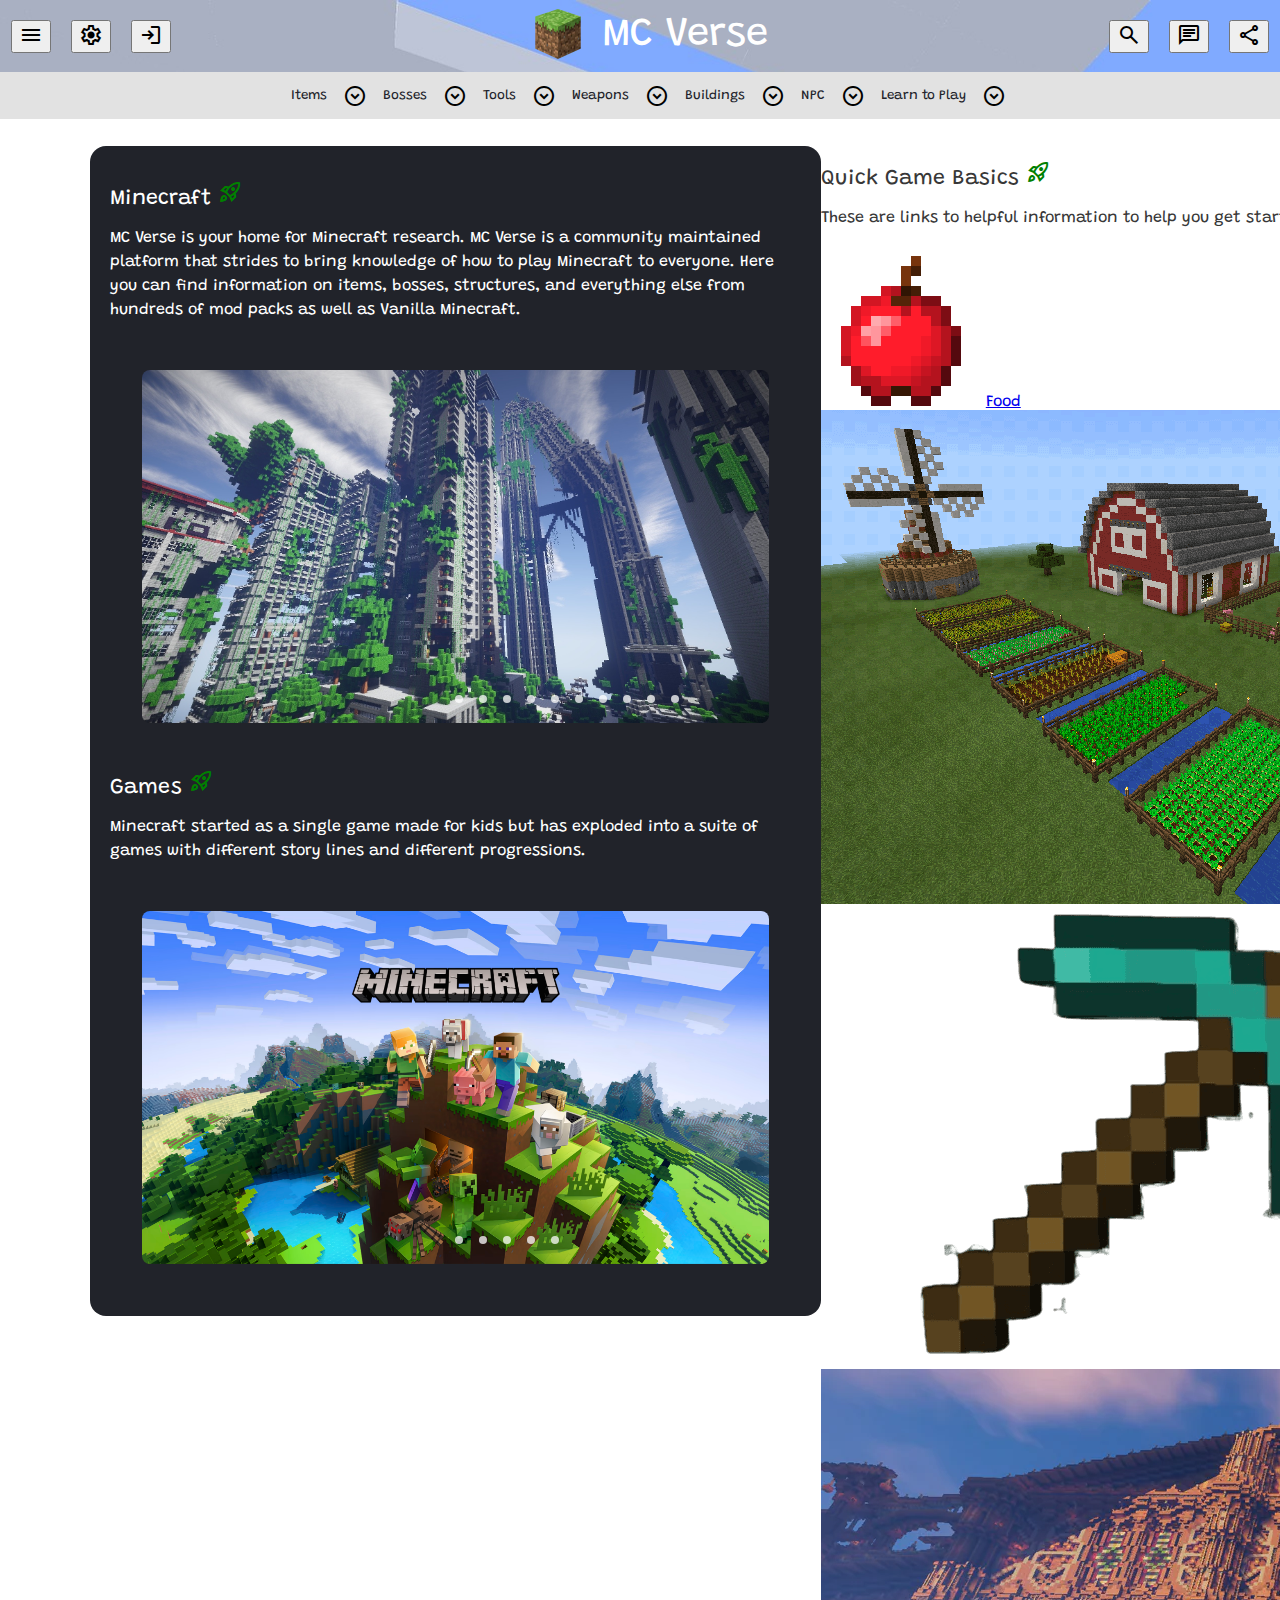
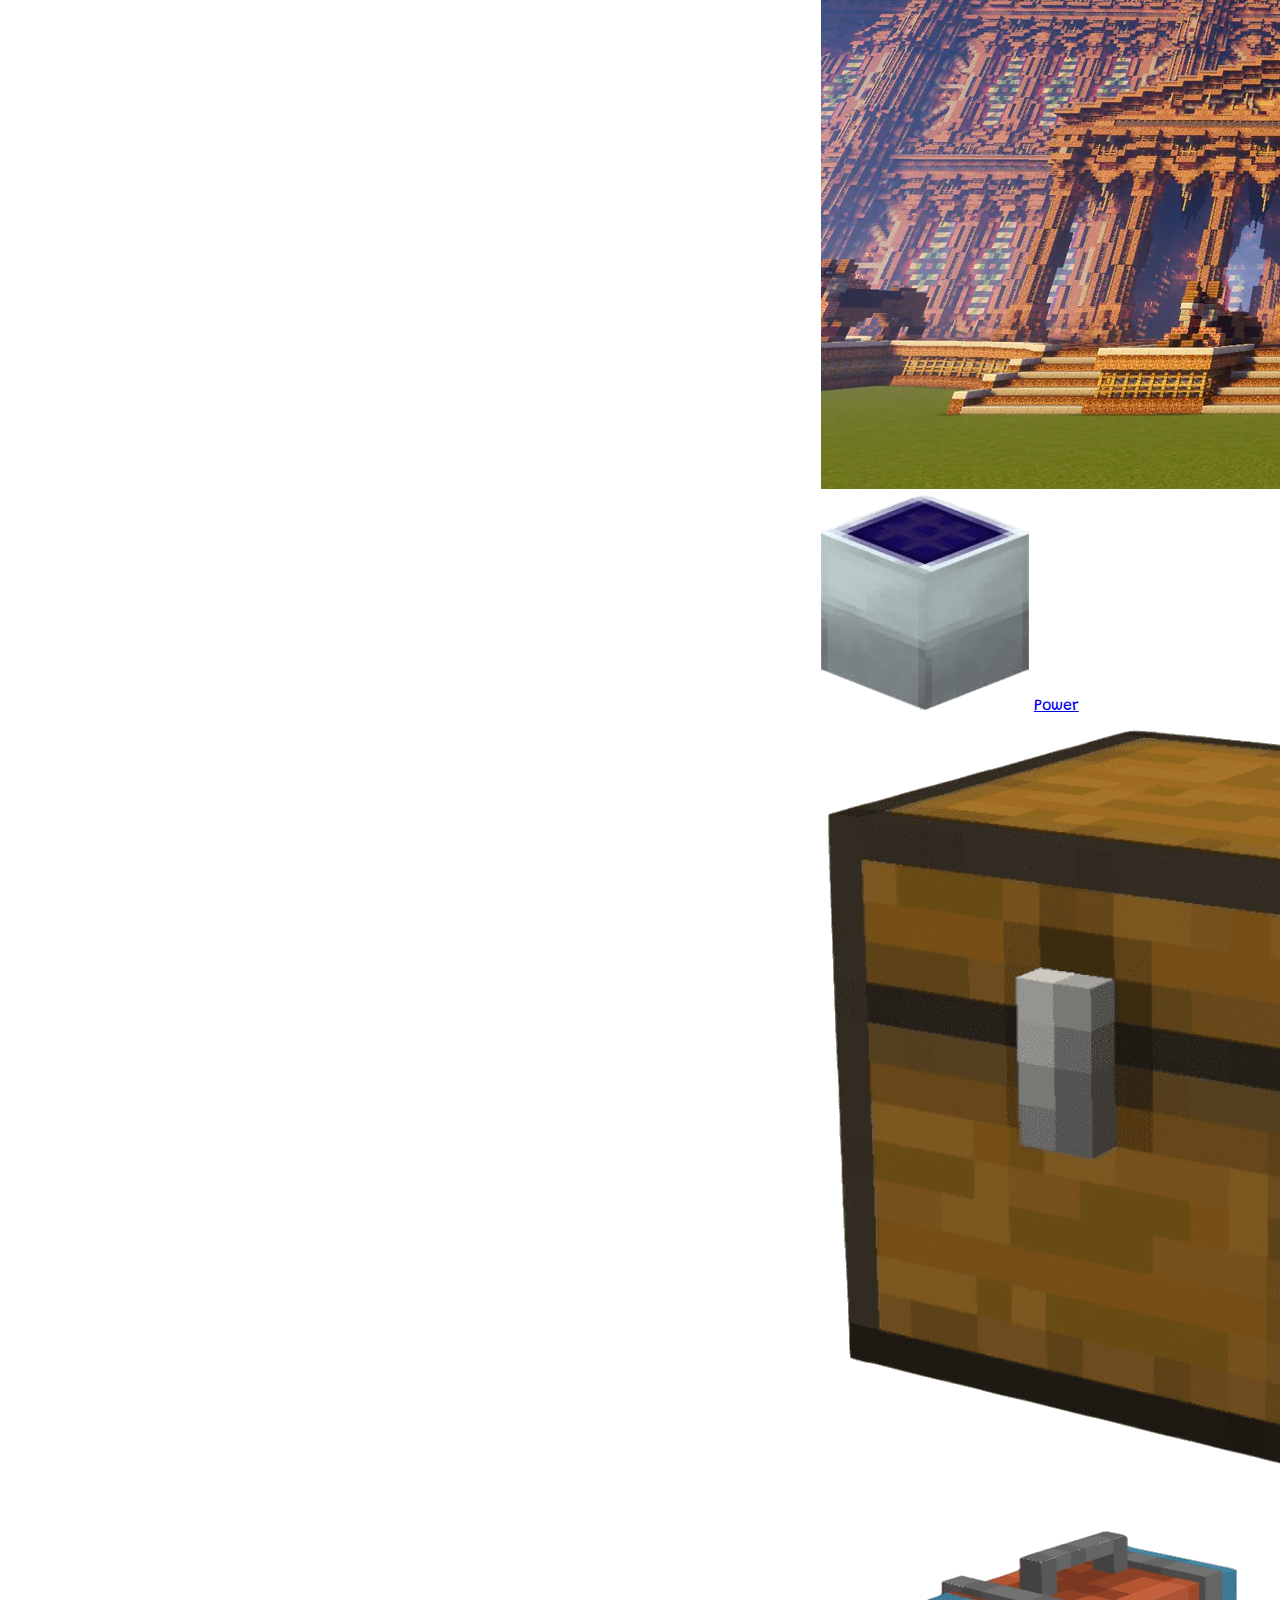
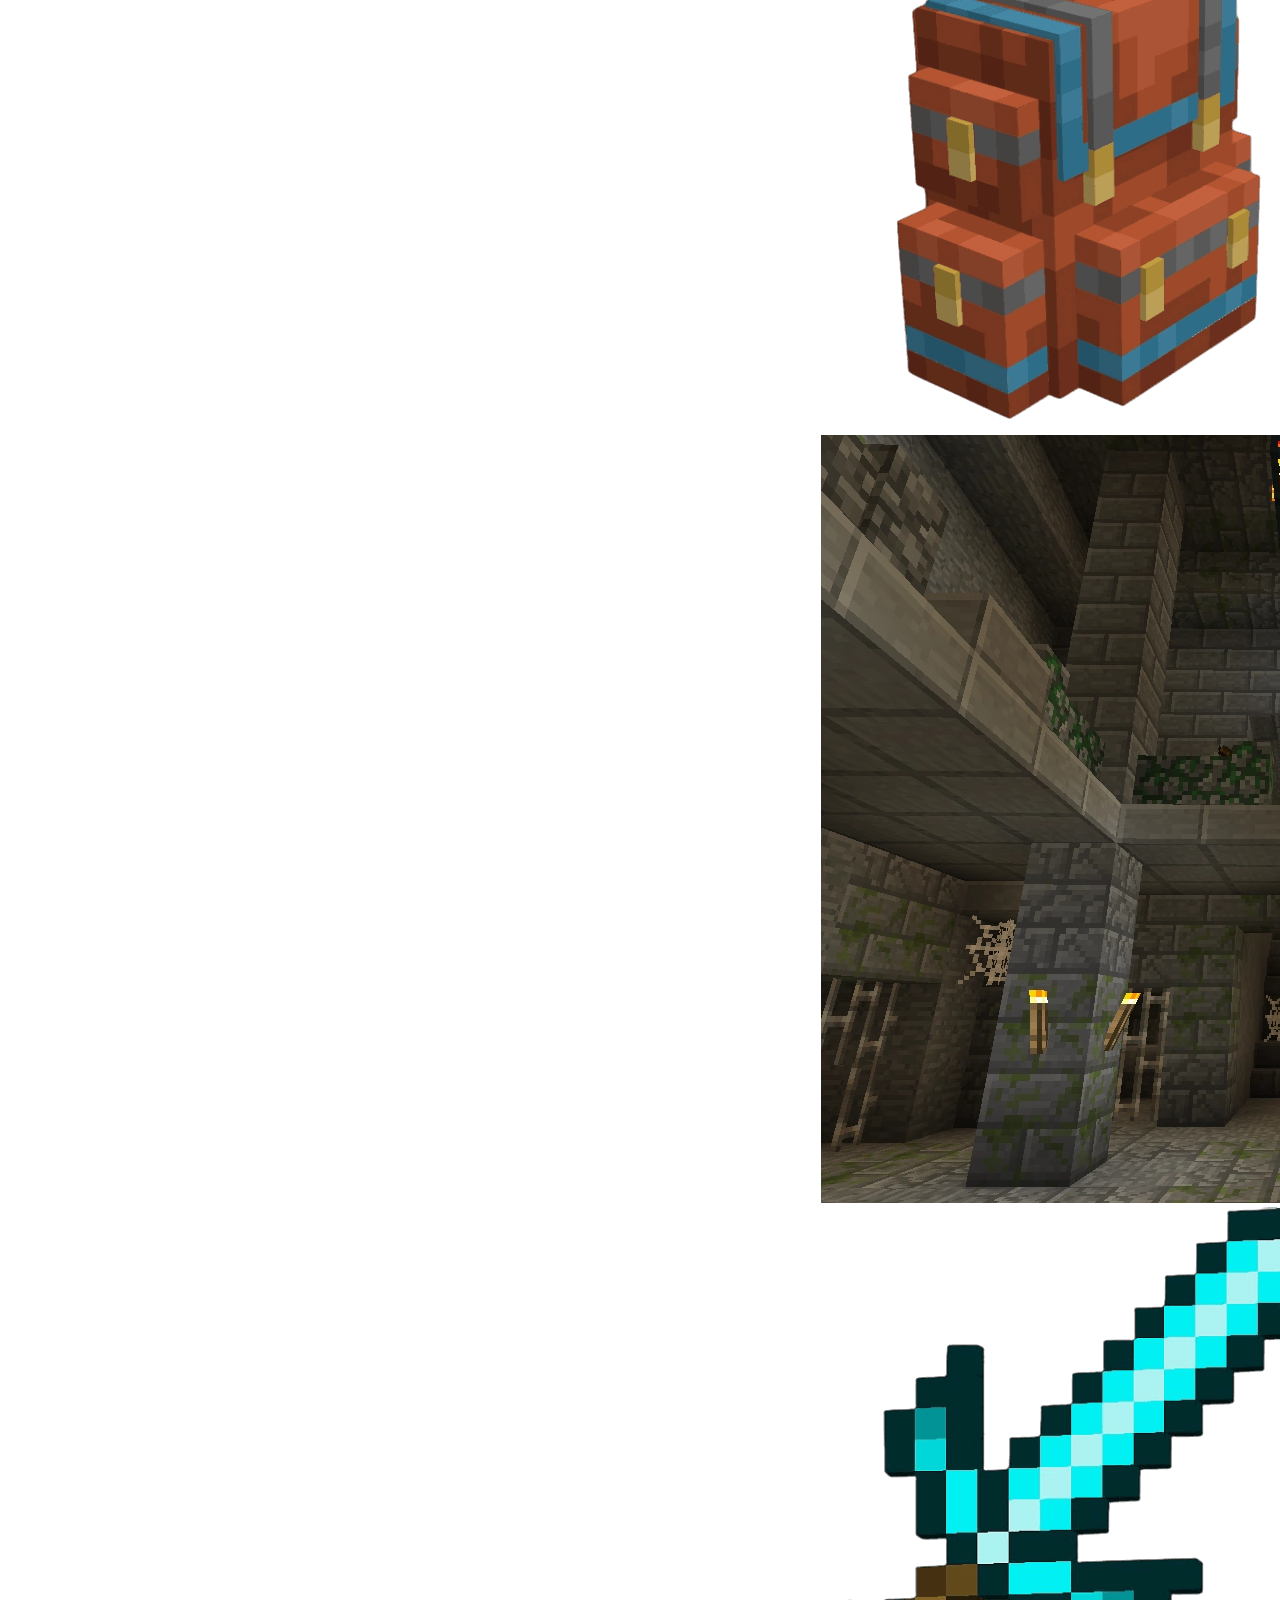
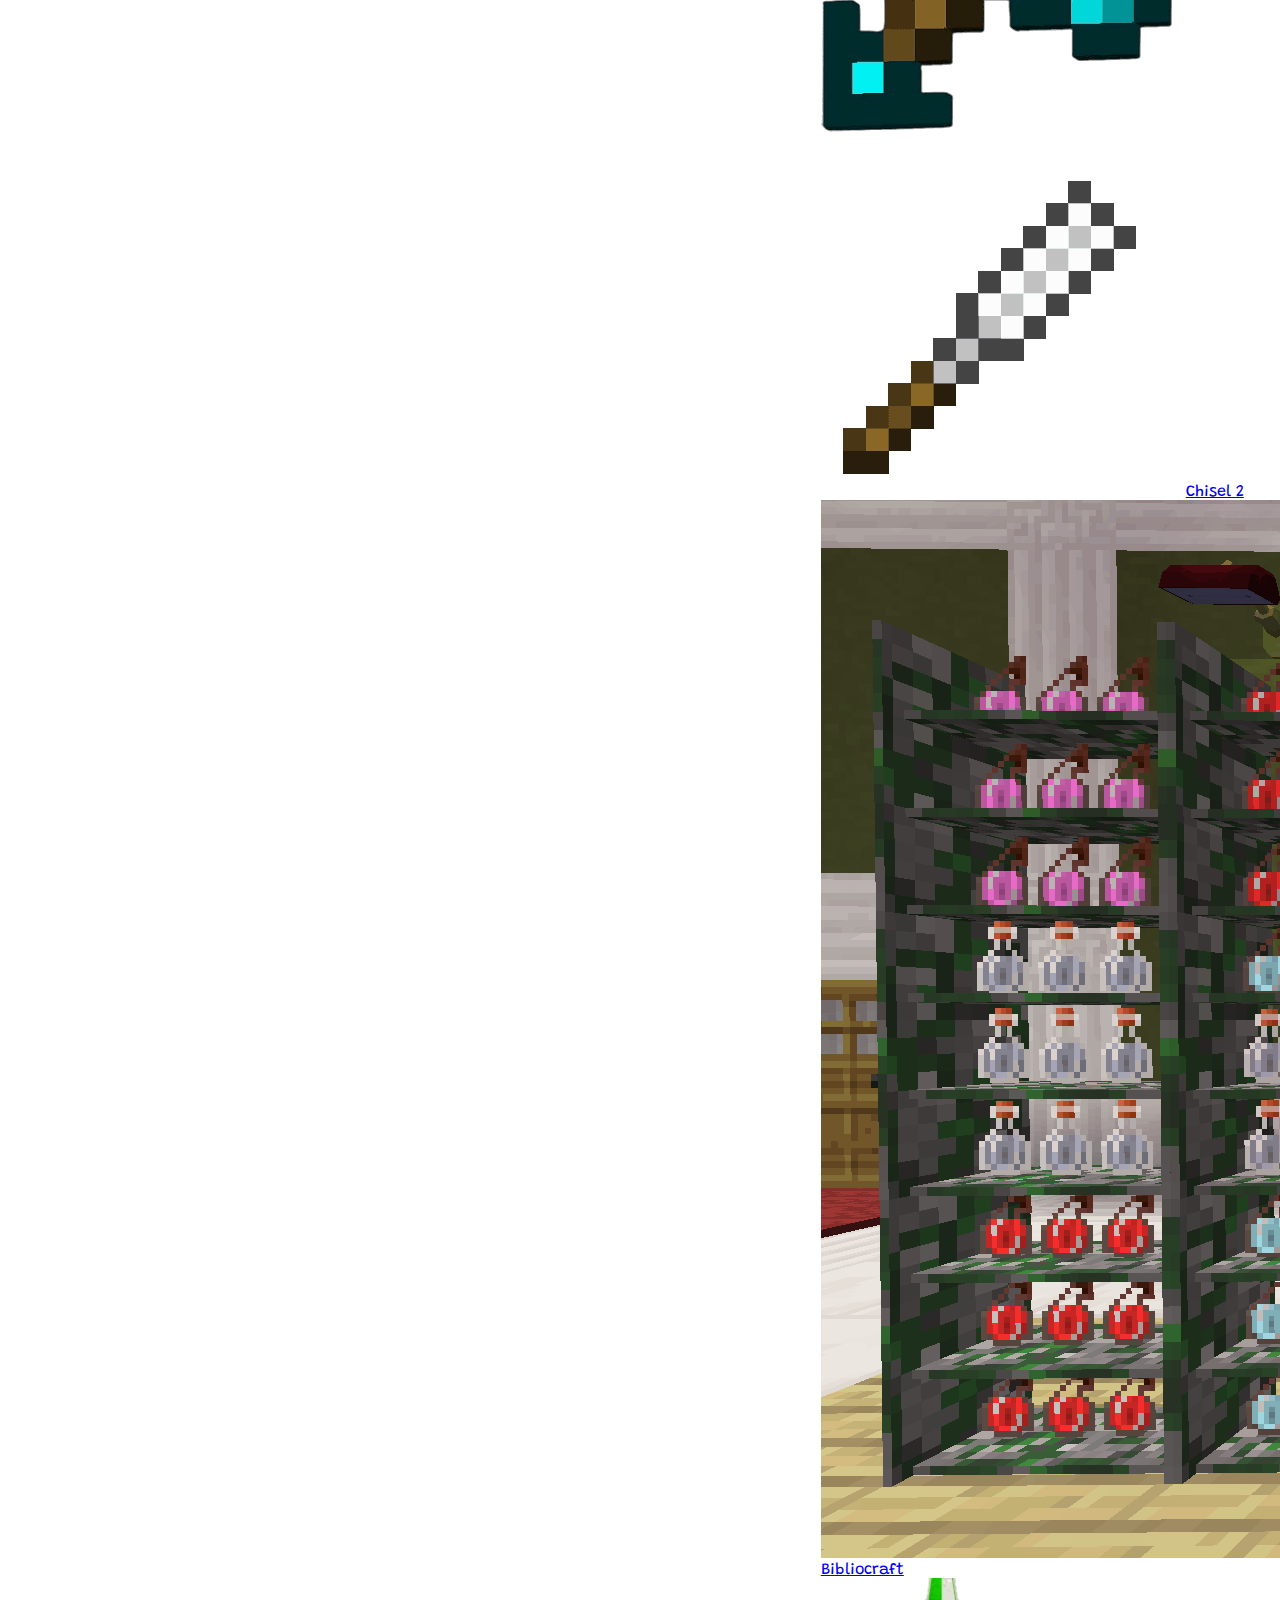
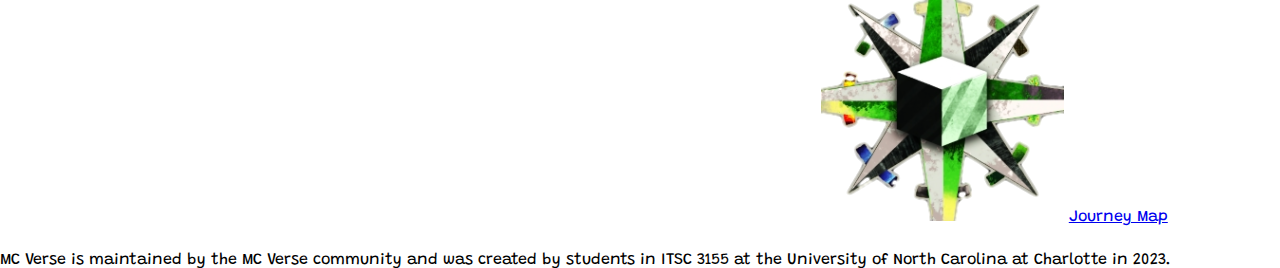
<file: index.html>
<!DOCTYPE html>
<html>
    <head>
        <meta charset="UTF-8" />
        <meta http-equiv="X-UA-Compatible" content="IE=edge" />
        <meta name="viewport" content="width=device-width, initial-scale=1.0" />
        <link rel="stylesheet" type="text/css" href="main.css" /> 
        <link rel="stylesheet" href="https://fonts.googleapis.com/css2?family=Material+Symbols+Outlined:opsz,wght,FILL,GRAD@20..48,100..700,0..1,-50..200" />
        <link rel="stylesheet" href="https://fonts.googleapis.com/css?family=Audiowide">
        <link rel="stylesheet" href="https://fonts.googleapis.com/css?family=VT323">
        <link rel="stylesheet" href="https://fonts.googleapis.com/css?family=Grandstander">
        <title>MC Verse</title>
        <script src="https://code.jquery.com/jquery-1.10.2.js"></script>
        <script>
            $(function (){
                $(".navbar").load("toolbar.html");
                $(".footer").load("footer.html");
            });
            
        </script>
        <link rel="icon" type="image/x-icon" href="icon.ico">
    </head>
    
    <body>
        <div class="navbar"></div>
        <div class="page-content">
            <div class="page-content-left">
                <div class="intro-block">
                    <div class="title-block">
                        <h1 id="title">
                            Minecraft <span class="material-symbols-outlined">rocket_launch</span>
                        </h1>
                        <p id="site-purpose">
                            MC Verse is your home for Minecraft research. MC Verse is a community maintained platform that strides to bring knowledge of how to play Minecraft to everyone. Here you can find information on items, bosses, structures, and everything else from hundreds of mod packs as well as Vanilla Minecraft.
                        </p>
                    </div>
                    <section class="container">
                        <div class="slider-wrapper">
                            <div class="slider">
                                <img id="slide-1" src="homepage.jpg"/>
                                <img id="slide-2" src="homepage2.png"/>
                                <img id="slide-3" src="homepage3.png"/>
                                <img id="slide-4" src="homepage4.jpg"/>
                                <img id="slide-5" src="homepage5.jpg"/>
                                <img id="slide-6" src="homepage6.jpg"/>
                                <img id="slide-7" src="homepage67.jpg"/>
                                <img id="slide-8" src="homepage8.jpg"/>
                                <img id="slide-9" src="homepage9.jpg"/>
                                <img id="slide-10" src="homepage10.png"/>
                            </div>
                            <div class="slider-nav">
                                <a href="#slide-1"></a>
                                <a href="#slide-2"></a>
                                <a href="#slide-3"></a>
                                <a href="#slide-4"></a>
                                <a href="#slide-5"></a>
                                <a href="#slide-6"></a>
                                <a href="#slide-7"></a>
                                <a href="#slide-8"></a>
                                <a href="#slide-9"></a>
                                <a href="#slide-10"></a>
                            </div>
                        </div>
                    </section>  
                </div>
                <div class="intro-block">
                    <div class="title-block">
                        <h1 id="title">
                            Games <span class="material-symbols-outlined">rocket_launch</span>
                        </h1>
                        <p id="site-purpose">
                            Minecraft started as a single game made for kids but has exploded into a suite of games with different story lines and different progressions.
                        </p>
                    </div>
                    <section class="container">
                        <div class="slider-wrapper">
                            <div class="slider">
                                <img id="slide-21" src="mcgame_vanilla2.avif"/>
                                <img id="slide-22" src="mcgame_dungeons2.avif"/>
                                <img id="slide-23" src="mcgame_legends2.avif"/>
                                <img id="slide-24" src="mcgame_realms2.jpeg"/>
                                <img id="slide-25" src="mcgame_edu2.webp"/>
                            </div>
                            <div class="slider-nav">
                                <a href="#slide-21"></a>
                                <a href="#slide-22"></a>
                                <a href="#slide-23"></a>
                                <a href="#slide-24"></a>
                                <a href="#slide-25"></a>
                            </div>
                        </div>
                    </section>  
                </div>
            </div>
            <div class="page-contennt-right">
                <div class="links-tool">
                    <div class="title-block">
                        <h1 id="title">
                            Quick Game Basics <span class="material-symbols-outlined">rocket_launch</span>
                        </h1>
                        <p id="site-purpose">These are links to helpful information to help you get started on your adventure or to help you get out of tricky situations.
                        </p>
                    </div>
                    <div class="quick-links">
                        <div class="link">
                            <img class="linkimage" src="apple.webp">
                            <a class="linklabel" href="#">Food</a>
                        </div>
                        <div class="link">
                            <img class="linkimage" src="farming.png">
                            <a  class="linklabel" href="#">Farming</a>
                        </div>
                        <div class="link">
                            <img class="linkimage" src="mining4.png">
                            <a  class="linklabel" href="#">Mining</a>
                        </div>
                        <div class="link">
                            <img class="linkimage" src="building.webp">
                            <a  class="linklabel" href="#">Building</a>
                        </div>
                        <div class="link">
                            <img class="linkimage" src="electricity3.png">
                            <a  class="linklabel" href="#">Power</a>
                        </div>
                        <div class="link">
                            <img class="linkimage" src="storage3.png">
                            <a  class="linklabel" href="#">Storage</a>
                        </div>
                        <div class="link">
                            <img class="linkimage" src="backpack3.png">
                            <a  class="linklabel" href="#">Backpack</a>
                        </div>
                        <div class="link">
                            <img class="linkimage" src="dungeon.webp">
                            <a  class="linklabel" href="#">Dungeon</a>
                        </div>
                        <div class="link">
                            <img class="linkimage" src="weapon3.png">
                            <a  class="linklabel" href="#">Weapon</a>
                        </div>
                        <div class="link">
                            <img class="linkimage" src="Chisels.webp">
                            <a  class="linklabel" href="#">Chisel 2</a>
                        </div>
                        <div class="link">
                            <img class="linkimage" src="bibliocraft2.png">
                            <a  class="linklabel" href="#">Bibliocraft</a>
                        </div>
                        <div class="link">
                            <img class="linkimage" src="journeymap4.png">
                            <a  class="linklabel" href="#">Journey Map</a>
                        </div>
                    </div>
                </div>
            </div>
        </div>
        <div class="footer"></div>
    </body>
    
</html>
</file>
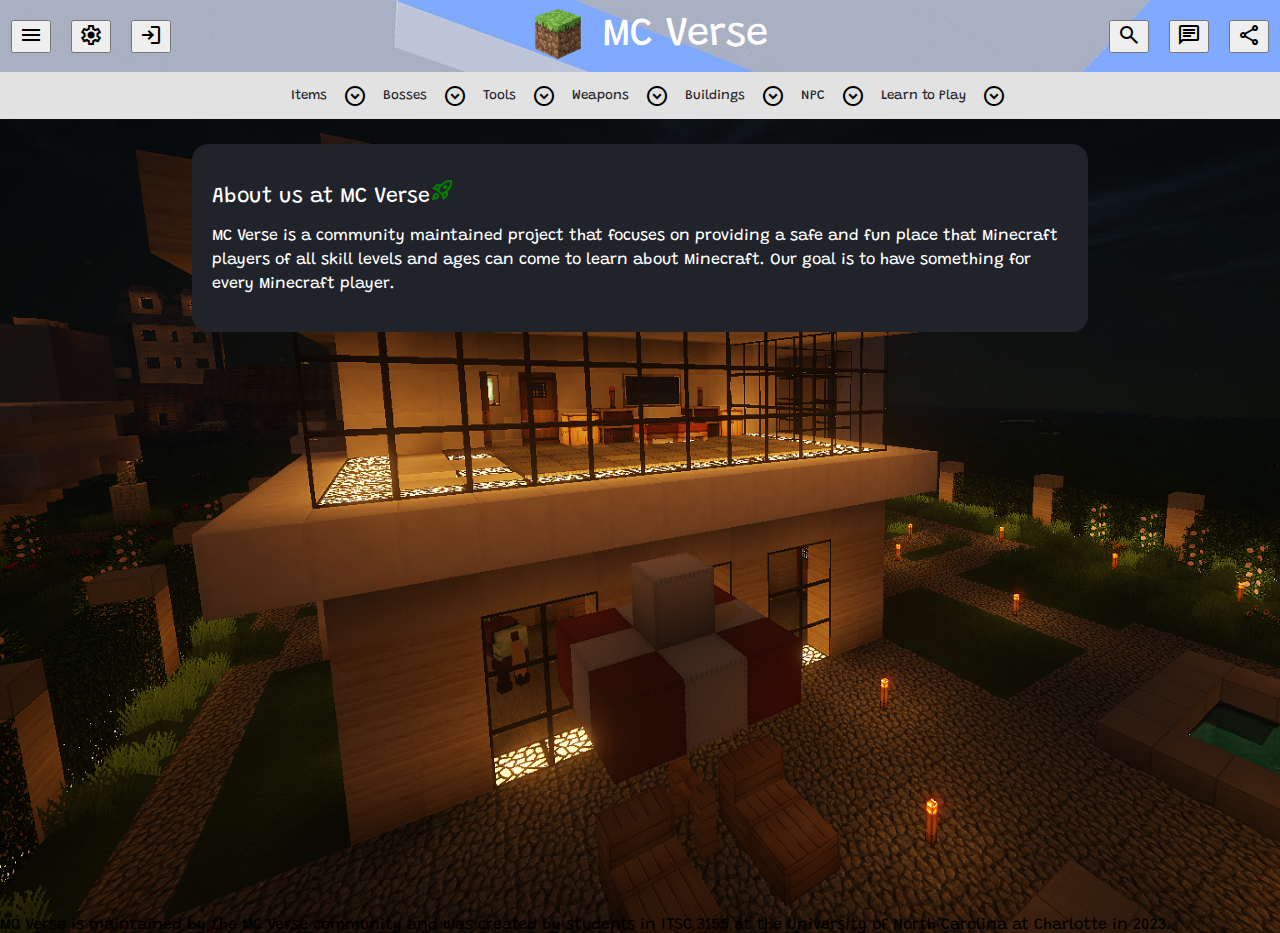
<file: aboutus.html>
<!DOCTYPE html>
<html>
    <head>
        <meta charset="UTF-8" />
        <meta http-equiv="X-UA-Compatible" content="IE=edge" />
        <meta name="viewport" content="width=device-width, initial-scale=1.0" />
        <link rel="stylesheet" type="text/css" href="aboutus.css" /> 
        <link rel="stylesheet" href="https://fonts.googleapis.com/css2?family=Material+Symbols+Outlined:opsz,wght,FILL,GRAD@20..48,100..700,0..1,-50..200" />
        <link rel="stylesheet" href="https://fonts.googleapis.com/css?family=Audiowide">
        <link rel="stylesheet" href="https://fonts.googleapis.com/css?family=VT323">
        <link rel="stylesheet" href="https://fonts.googleapis.com/css?family=Grandstander">
        <title>MC Verse</title>
        <script src="https://code.jquery.com/jquery-1.10.2.js"></script>
        <script>
            $(function (){
                $(".navbar").load("toolbar.html");
                $(".footer").load("footer.html");
            });
        </script>
        <link rel="icon" type="image/x-icon" href="icon.ico">
    </head>
    <body>
        
        <div class="navbar"></div>
        <div class="page-contact">
            <div class="intro-block">
                <div class="title-block">
                    <h1 id="title">About us at MC Verse<span class="material-symbols-outlined">rocket_launch</span>
                    </h1>
                    <p id="site-purpose">
                        MC Verse is a community maintained project that focuses on providing a safe and fun place that Minecraft players of all skill levels and ages can come to learn about Minecraft. Our goal is to have something for every Minecraft player.
                    </p>
                </div>
            </div>
        </div>
        <div class="footer"></div>
    
    </body>
</html>
</file>
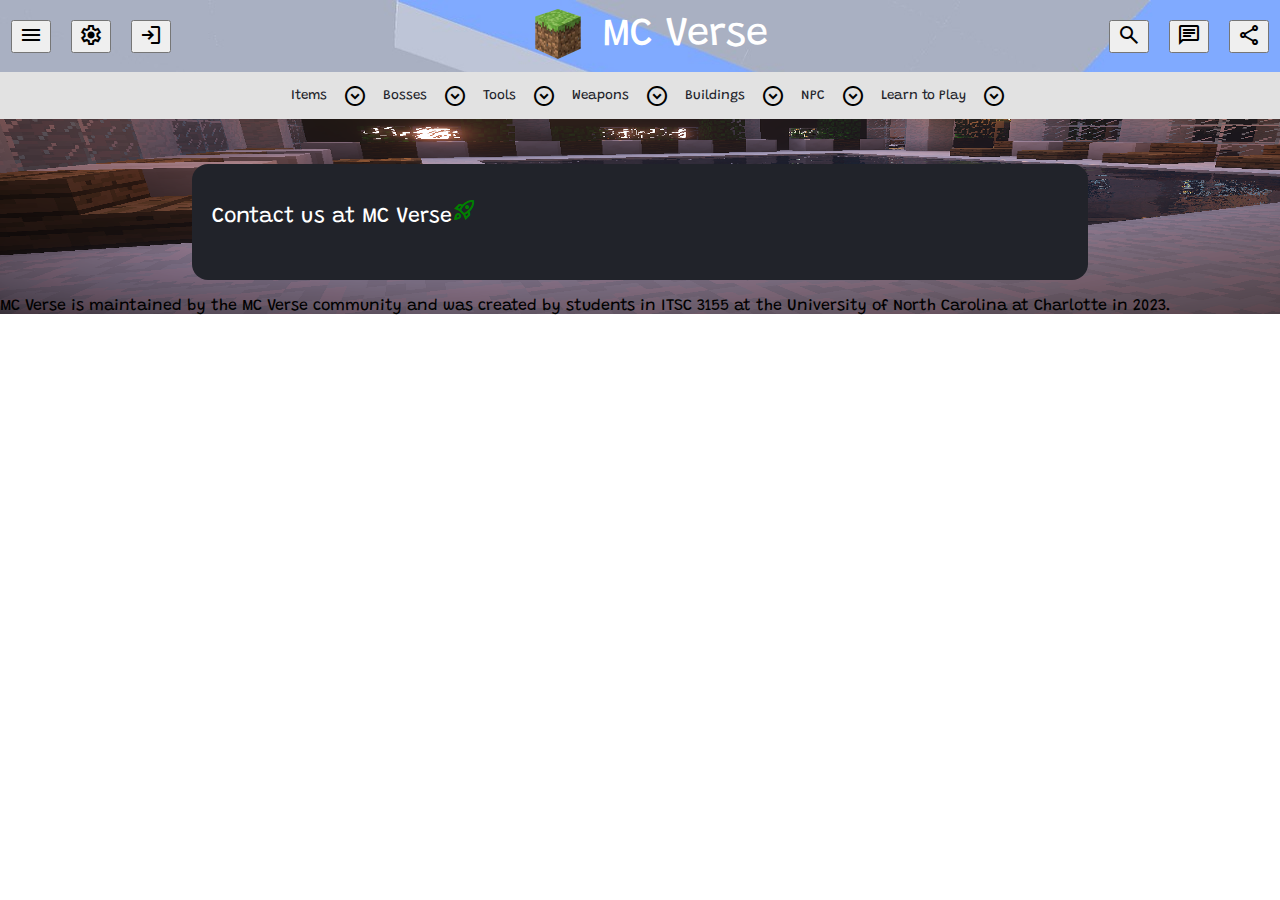
<file: contactus.html>
<!DOCTYPE html>
<html>
    <head>
        <meta charset="UTF-8" />
        <meta http-equiv="X-UA-Compatible" content="IE=edge" />
        <meta name="viewport" content="width=device-width, initial-scale=1.0" />
        <link rel="stylesheet" type="text/css" href="contactus.css" /> 
        <link rel="stylesheet" href="https://fonts.googleapis.com/css2?family=Material+Symbols+Outlined:opsz,wght,FILL,GRAD@20..48,100..700,0..1,-50..200" />
        <link rel="stylesheet" href="https://fonts.googleapis.com/css?family=Audiowide">
        <link rel="stylesheet" href="https://fonts.googleapis.com/css?family=VT323">
        <link rel="stylesheet" href="https://fonts.googleapis.com/css?family=Grandstander">
        <title>MC Verse</title>
        <script src="https://code.jquery.com/jquery-1.10.2.js"></script>
        <script>
            $(function (){
                $(".navbar").load("toolbar.html");
                $(".footer").load("footer.html");
            });
        </script>
        <link rel="icon" type="image/x-icon" href="icon.ico">
    </head>
    <body>
        
        <div class="navbar"></div>
        <div class="page-contact">
            <div class="intro-block">
                <div class="title-block">
                    <h1 id="title">Contact us at MC Verse<span class="material-symbols-outlined">rocket_launch</span>
                    </h1>
                    <p id="site-purpose">
                        
                    </p>
                </div>
            </div>
        </div>
        <div class="footer"></div>
    
    </body>
</html>
</file>
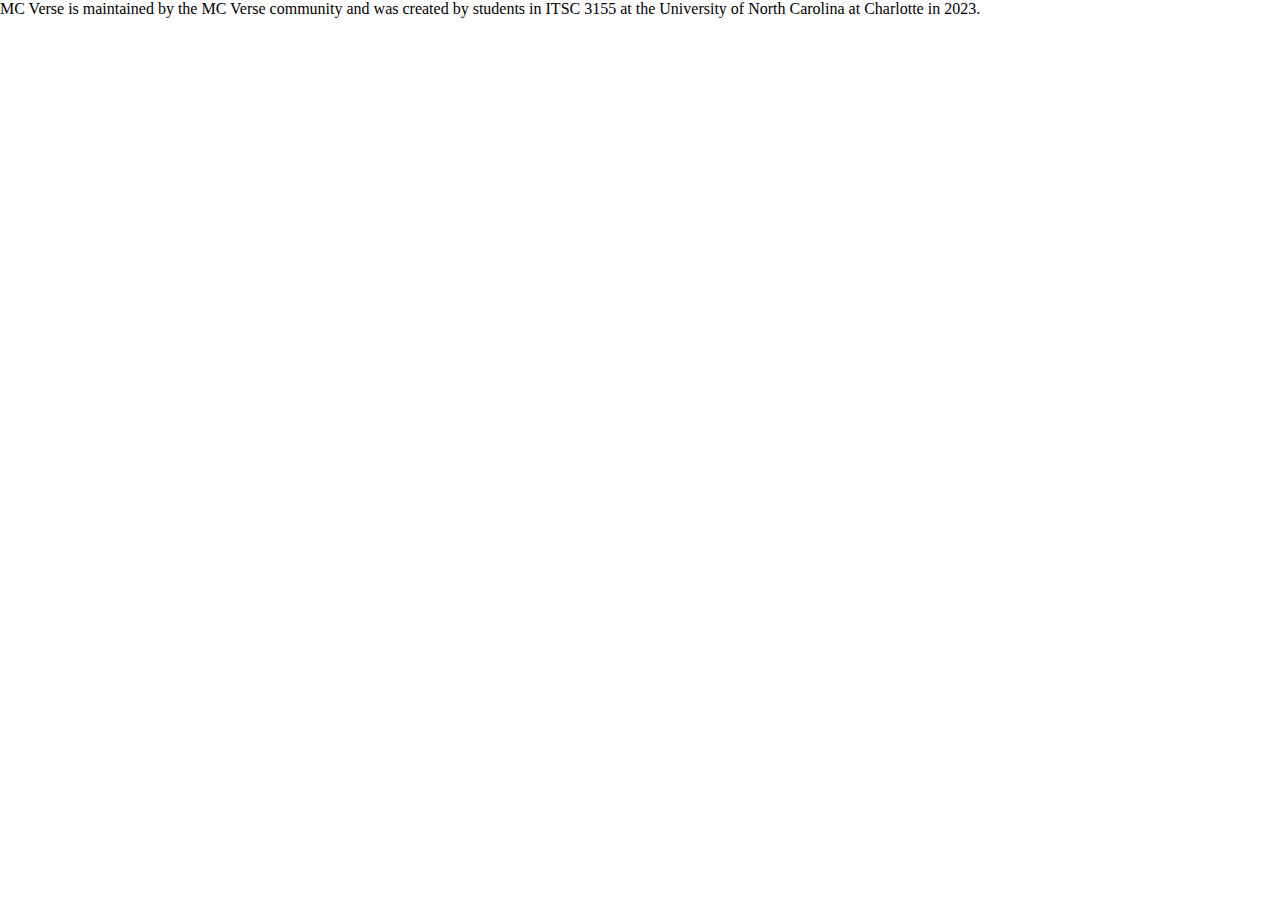
<file: footer.html>
<!DOCTYPE html>
<html>
    <head>
        <meta charset="UTF-8" />
        <meta http-equiv="X-UA-Compatible" content="IE=edge" />
        <meta name="viewport" content="width=device-width, initial-scale=1.0" />
        <link rel="stylesheet" type="text/css" href="footer.css" /> 
        <link rel="stylesheet" href="https://fonts.googleapis.com/css2?family=Material+Symbols+Outlined:opsz,wght,FILL,GRAD@20..48,100..700,0..1,-50..200" />
        <link rel="stylesheet" href="https://fonts.googleapis.com/css?family=Audiowide">
        <link rel="stylesheet" href="https://fonts.googleapis.com/css?family=VT323">
        <link rel="stylesheet" href="https://fonts.googleapis.com/css?family=Grandstander">
        <title>MC Verse</title>
        <script src="https://code.jquery.com/jquery-1.10.2.js"></script>
        <link rel="icon" type="image/x-icon" href="icon.ico">
    </head>
    
    <body>
        <span id="info">MC Verse is maintained by the MC Verse community and was created by students in ITSC 3155 at the University of North Carolina at Charlotte in 2023.</span>
    </body>
</html>
</file>
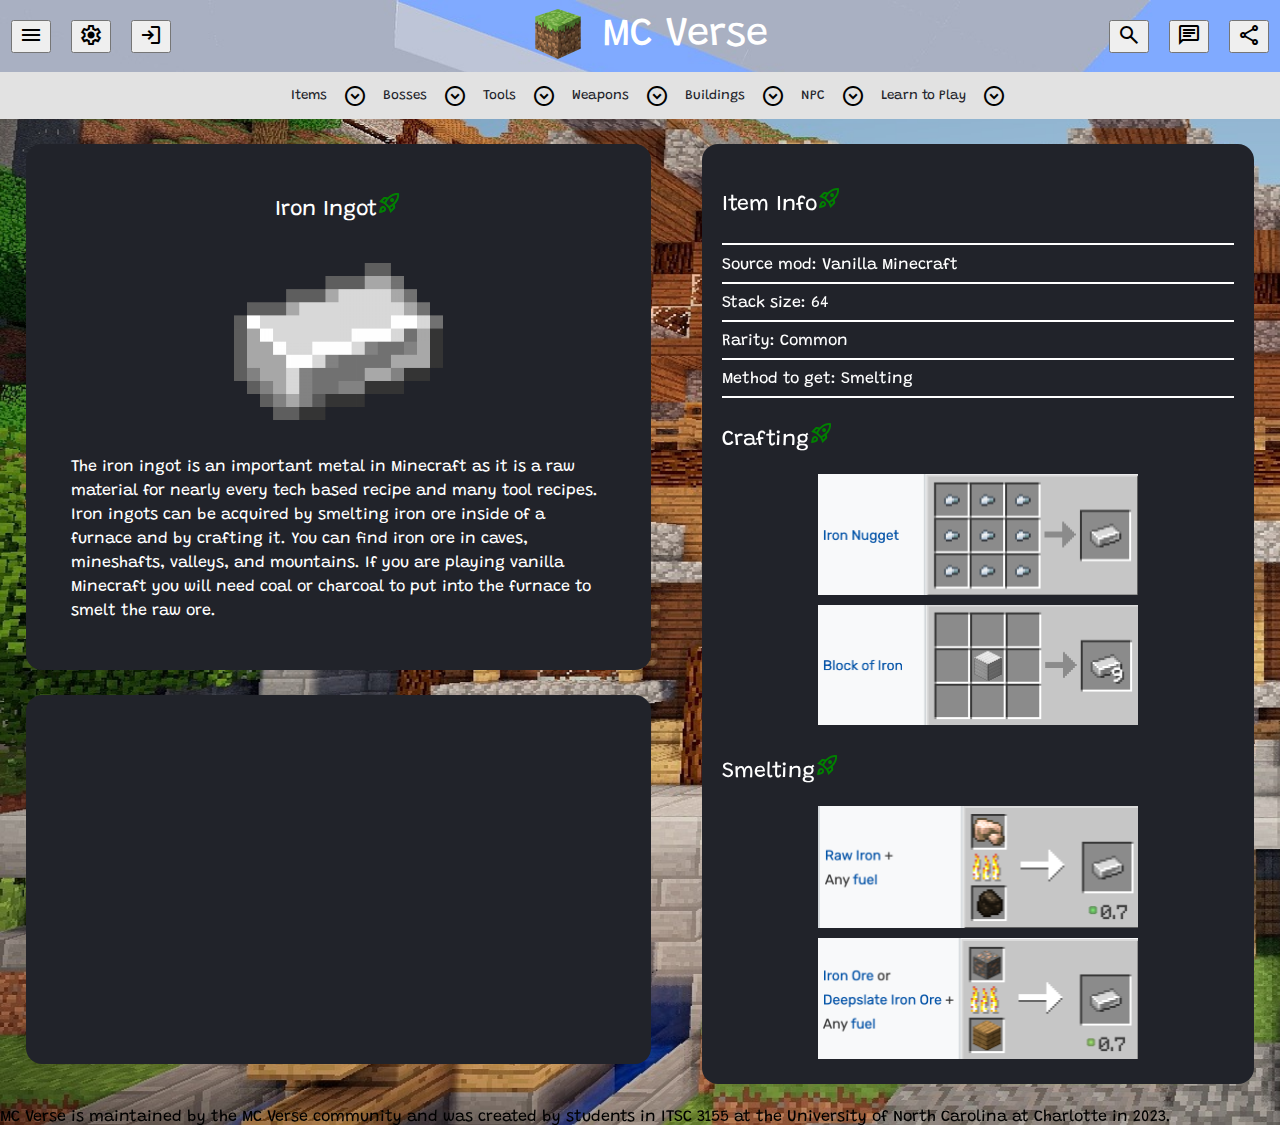
<file: iron-ingot-page.html>
<!DOCTYPE html>
<html>
    <head>
        <meta charset="UTF-8" />
        <meta http-equiv="X-UA-Compatible" content="IE=edge" />
        <meta name="viewport" content="width=device-width, initial-scale=1.0" />
        <link rel="stylesheet" type="text/css" href="iron-ingot-page.css" /> 
        <link rel="stylesheet" href="https://fonts.googleapis.com/css2?family=Material+Symbols+Outlined:opsz,wght,FILL,GRAD@20..48,100..700,0..1,-50..200" />
        <link rel="stylesheet" href="https://fonts.googleapis.com/css?family=Audiowide">
        <link rel="stylesheet" href="https://fonts.googleapis.com/css?family=VT323">
        <link rel="stylesheet" href="https://fonts.googleapis.com/css?family=Grandstander">
        <title>MC Verse</title>
        <script src="https://code.jquery.com/jquery-1.10.2.js"></script>
        <script>
            $(function (){
                $(".navbar").load("toolbar.html");
                $(".footer").load("footer.html");
            });
            
        </script>
        <link rel="icon" type="image/x-icon" href="icon.ico">
    </head>
    <body>
        <div class="navbar"></div>
        <div class="page-content">
            <div class="page-content-left">
                <div class="intro-block">
                    <div class="title-block">
                        <h1 id="title">
                            Iron Ingot<span class="material-symbols-outlined">rocket_launch</span>
                        </h1>
                        <img id="item-image" src="iron-ingot.png">
                        <p id="site-purpose">
                            The iron ingot is an important metal in Minecraft as it is a raw material for nearly every tech based recipe and many tool recipes. Iron ingots can be acquired by smelting iron ore inside of a furnace and by crafting it. You can find iron ore in caves, mineshafts, valleys, and mountains. If you are playing vanilla Minecraft you will need coal or charcoal to put into the furnace to smelt the raw ore.
                        </p>
                    </div>
                </div>
                <div class="video">
                    <iframe width="560" height="315" src="https://www.youtube.com/embed/aTPgA5eq0Ww?si=TkMZ3-zPn_S7J7U4" title="YouTube video player" frameborder="0" allow="accelerometer; autoplay; clipboard-write; encrypted-media; gyroscope; picture-in-picture; web-share" allowfullscreen></iframe>
                </div>
            </div>
            <div class="page-content-right">
                <div class="item-info">
                    <h1 id="title">Item Info<span class="material-symbols-outlined">rocket_launch</span></h1>
                    <h1 id="source-mod-factor">Source mod: Vanilla Minecraft</h1>
                    <h1 id="stack-size-factor">Stack size: 64</h1>
                    <h1 id="rarity-factor">Rarity: Common</h1>
                    <h1 id="aquisition-method">Method to get: Smelting</h1>
                    <h1 id="title">Crafting<span class="material-symbols-outlined">rocket_launch</span></h1>
                    <img class="crafting-recipe" src="iron-ingot-recipe-1.png">
                    <img class="crafting-recipe" src="iron-ingot-recipe-2.png">
                    <h1 id="title">Smelting<span class="material-symbols-outlined">rocket_launch</span></h1>
                    <img class="crafting-recipe" src="iron-ingot-smelting-1.png">
                    <img class="crafting-recipe" src="iron-ingot-smelting-2.png">

                </div>
                
            </div>
        </div>
        <div class="footer"></div>
    </body>
</html>
</file>
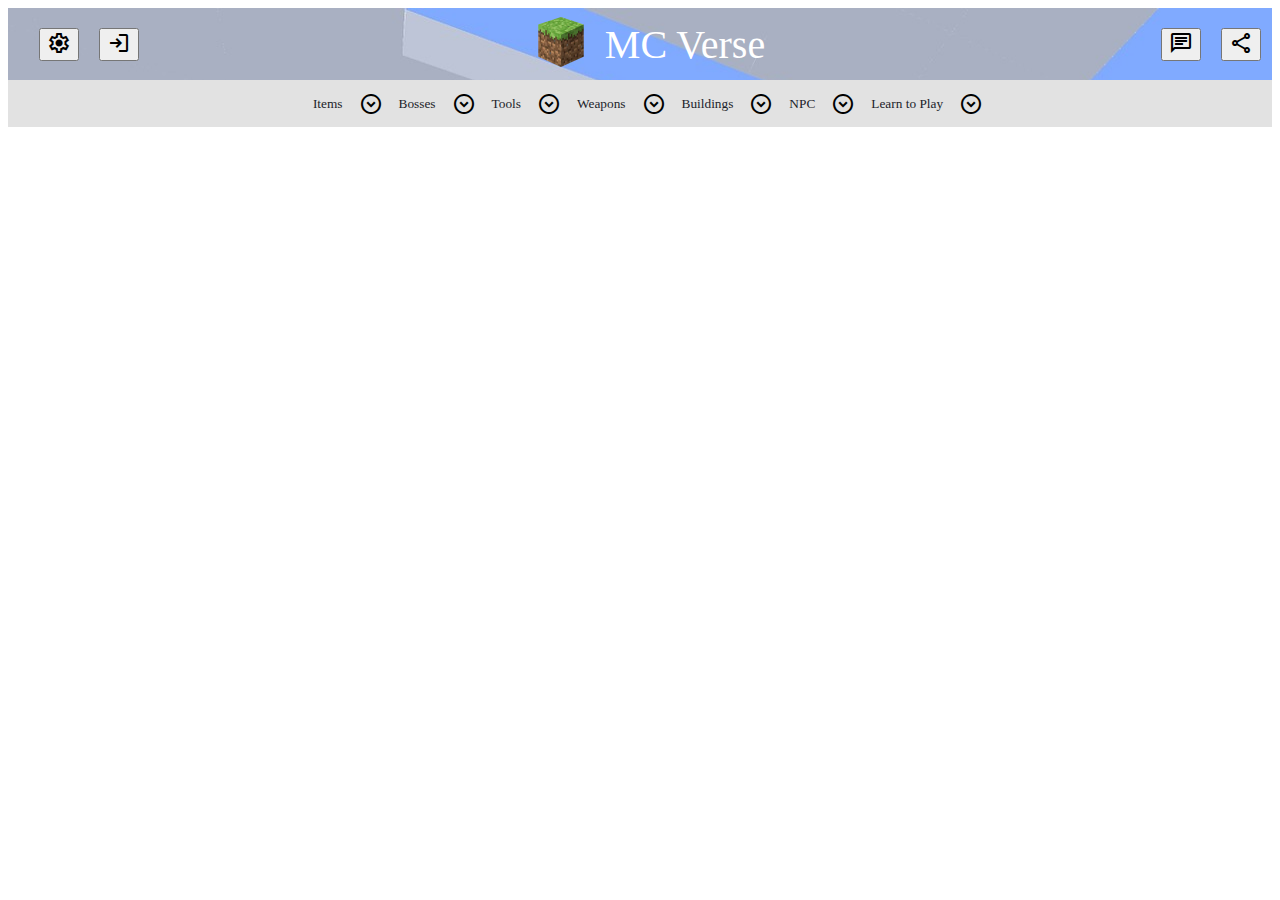
<file: toolbar.html>
<!DOCTYPE html>
<html>
    <head>
        <meta charset="UTF-8" />
        <meta http-equiv="X-UA-Compatible" content="IE=edge" />
        <meta name="viewport" content="width=device-width, initial-scale=1.0" />
        <link rel="stylesheet" type="text/css" href="toolbar.css" /> 
        <link rel="stylesheet" href="https://fonts.googleapis.com/css2?family=Material+Symbols+Outlined:opsz,wght,FILL,GRAD@20..48,100..700,0..1,-50..200" />
        <link rel="stylesheet" href="https://fonts.googleapis.com/css?family=Audiowide">
        <link rel="stylesheet" href="https://fonts.googleapis.com/css?family=VT323">
        <script>
            $(function (){
                $(".search-capability").load("searchbox.html");
                $(".menu-bar-div").load("leftmenubar.html");
            });
            
        </script>
        <title>MC Verse</title>
        <link rel="icon" type="image/x-icon" href="icon.ico">
    </head>
    
    <body>
        <div class="topbanner">
            <nav class="nav__link">
                <div class="menu-bar-div"></div>
                <button><span class="material-symbols-outlined">settings</span></button>
                <button><span class="material-symbols-outlined">login</span></button>
            </nav>
            <div class="toplogobox">
                <button onClick="location.href='index.html'" id="homebutton" class="logobutton" >
                    <img id="logo" src="minecraftlogo.png"/>
                </button>
                <h1 id="tagname">MC Verse</h1>
            </div>


            <nav class="pagecount">
                <div class="search-capability"></div>
                <div class="search">
                    <button id="chat-button"><span class="material-symbols-outlined">chat</span></button>
                     <iframe id="discord" src="https://discord.com/widget?id=1154982800320110666&theme=dark" width="350" height="500" allowtransparency="true" frameborder="0" sandbox="allow-popups allow-popups-to-escape-sandbox allow-same-origin allow-scripts"></iframe>
                </div>
                <button><span class="material-symbols-outlined">share</span></button>

                
            </nav>
        </div>
        <nav class="mainnav">
            <div id="mainnav-items" class="mainnav-subbar">
                <button class="mainnavbtn" id="items-navbtn">Items</button>
                <span class="material-symbols-outlined">expand_circle_down</span>
                <div class="dropdown-content">
                    <a class="dropdown-title">Items</a>
                    <a href="#">Vanilla</a>
                    <a href="#">Galacticraft</a>
                    <a href="#">Bibliocraft</a>
                    <a href="#">Chisel</a>
                    <a href="#">Applied Energistics 2</a>
                </div>
            </div>
            <div id="mainnav-bosses" class="mainnav-subbar">
                <button class="mainnavbtn">Bosses</button>
                <span class="material-symbols-outlined">expand_circle_down</span>
                <div class="dropdown-content">
                    <a class="dropdown-title">Bosses</a>
                    <a href="#">Overworld</a>
                    <a href="#">Nether</a>
                    <a href="#">End Portal</a>
                    <a href="#">Other Dimensions</a>
                </div>
            </div>
            <div id="mainnav-tools" class="mainnav-subbar">
                <button class="mainnavbtn">Tools</button>
                <span class="material-symbols-outlined">expand_circle_down</span>
                <div class="dropdown-content">
                    <a class="dropdown-title">Tools</a>
                    <a href="#">Vanilla</a>
                    <a href="#">Galacticraft</a>
                    <a href="#">Bibliocraft</a>
                    <a href="#">Chisel</a>
                    <a href="#">Applied Energistics 2</a>
                </div>
            </div>
            <div id="mainnav-weapons" class="mainnav-subbar">
                <button class="mainnavbtn">Weapons</button>
                <span class="material-symbols-outlined">expand_circle_down</span>
                <div class="dropdown-content">
                    <a class="dropdown-title">Weapons</a>
                    <a href="#">Vanilla</a>
                    <a href="#">Galacticraft</a>
                    <a href="#">Bibliocraft</a>
                    <a href="#">Chisel</a>
                    <a href="#">Applied Energistics 2</a>
                </div>
            </div>
            <div id="mainnav-buildings" class="mainnav-subbar">
                <button class="mainnavbtn">Buildings</button>
                <span class="material-symbols-outlined">expand_circle_down</span>
                <div class="dropdown-content">
                    <a class="dropdown-title">Buildings</a>
                    <a href="#">Vanilla</a>
                    <a href="#">Galacticraft</a>
                    <a href="#">Bibliocraft</a>
                    <a href="#">Chisel</a>
                    <a href="#">Applied Energistics 2</a>
                </div>
            </div>
            <div id="mainnav-npc" class="mainnav-subbar">
                <button class="mainnavbtn">NPC</button>
                <span class="material-symbols-outlined">expand_circle_down</span>
                <div class="dropdown-content">
                    <a class="dropdown-title">NPC</a>
                    <a href="#">Vanilla</a>
                    <a href="#">Biomes of Plenty</a>
                    <a href="#">Nether</a>
                    <a href="#">Villagers</a>
                    <a href="#">Creatures</a>
                </div>
            </div>
            <div id="mainnav-learn" class="mainnav-subbar">
                <button class="mainnavbtn">Learn to Play</button>
                <span class="material-symbols-outlined">expand_circle_down</span>
                <div class="dropdown-content">
                    <a class="dropdown-title">Learn to Play</a>
                    <a href="#">Beginner</a>
                    <a href="#">Intermediate</a>
                    <a href="#">Advanced</a>
                    <a href="#">Expert</a>
                    <a href="#">I live here</a>
                </div>
            </div>
        </nav>
    </body>
    
</html>
</file>
<file: main.css>
body {
    margin: 0;
    font-family: grandstander;
    
}

.page-content {
    margin-left: 5vw;
    margin-right: 5vw;
    margin-top: 3vh;
    margin-bottom: 3vh;
    min-height: 5vh;
    min-width: 1vw;
    color: #383838;
    font-weight: normal;
    display: flex;
    flex-direction: row;
    align-items: flex-start;
    flex-wrap: nowrap;
    justify-content: space-between;
}

.page-content-left {
    margin-left: 2vw;
    margin-top: 0vh;
    margin-bottom: 3vh;
    min-height: 5vh;
    max-width: 60%;
    background-color: #21232A;
    color: white;
    font-weight: normal;
    display: flex;
    flex-direction: column;
    justify-content: space-between;
    padding: 20px;
    border-radius: 1em;
}

.title-block h1 {
    font-family: grandstander;
    font-weight: normal;
    font-size: 16pt;
    align-items: center;
    
}

.title-block h1 span {
    color: green;
}

.title-block p {
   font-family: grandstander;
    font-weight: normal;
    font-size: 12pt;
    line-height: 1.5em
}

.container {
    padding: 2rem;
}

.slider-wrapper {
    position: relative;
    max-width: 68rem;
    margin: 0 auto;
}

.slider {
    display: flex;
    aspect-ratio: 16/9;
    overflow-x: auto;
    scroll-snap-type: x mandatory;
    scroll-behavior: smooth;
    box-shadow: 0 1.5 rem 3 rem  -0.75rem hsla(0, 0%, 0% 0.25);
    border-radius: 0.5rem;
}

.slider img {
    flex: 1 0 100%;
    scroll-snap-align: start;    
}

.slider-nav {
    display: flex;
    column-gap: 1rem;
    position: absolute;
    bottom: 1.25rem;
    left: 50%;
    transition: translateX(-50%);
    z-index: 1;
}

.slider-nav a {
    width: 0.5rem;
    height: 0.5rem;
    border-radius: 50%;
    background-color: #fff;
    opacity: 0.75;
    transition: opacity ease 250ms;
}

.slider-nav a:hover {
    opacity: 1;
}

.page-content-right {
    font-family: grandstander;
    margin: 0;
    padding: 20px;
    margin-left: 5em;
    background-color: #21232A;
    border-radius: 1em;
    color: #383838;
    font-weight: normal;
    display: flex;
    flex-direction: column;
    justify-content: space-between;
}
</file>
<file: aboutus.css>
body {
    margin: 0;
    font-family: grandstander;
    overflow-y: scroll;
    overflow-x: scroll;
    background-image: url("homepage3.png");
    background-repeat: no-repeat;
    background-size: cover;
    background-size: 125% 100%;
}

.page-content {
    margin-left: 2vw;
    margin-right: 2vw;
    margin-top: 3vh;
    margin-bottom: 3vh;
    min-height: 5vh;
    min-width: 1vw;
    color: #383838;
    font-weight: normal;
    display: flex;
    flex-direction: row;
    align-items: flex-start;
    flex-wrap: nowrap;
    justify-content: space-between;
}

.intro-block {
    background-color: #21232A;
    color: white;
    font-weight: normal;
    display: flex;
    flex-direction: column;
    justify-content: space-between;
    padding: 20px;
    border-radius: 1em;
    margin-top: 25px;
    margin-bottom: 65vh;
    margin-left: 15vw;
    margin-right: 15vw;
}

.title-block h1 {
    font-family: grandstander;
    font-weight: normal;
    font-size: 16pt;
    align-items: center;
    
}

.title-block h1 span {
    color: green;
}

.title-block p {
   font-family: grandstander;
    font-weight: normal;
    font-size: 12pt;
    line-height: 1.5em
}
</file>
<file: contactus.css>
body {
    margin: 0;
    font-family: grandstander;
    overflow-y: scroll;
    overflow-x: scroll;
    background-image: url("homepage10.png");
    background-repeat: no-repeat;
    background-size: cover;
    background-size: 125% 100%;
}

.page-content {
    margin-left: 2vw;
    margin-right: 2vw;
    margin-top: 3vh;
    margin-bottom: 3vh;
    min-height: 5vh;
    min-width: 1vw;
    color: #383838;
    font-weight: normal;
    display: flex;
    flex-direction: row;
    align-items: flex-start;
    flex-wrap: nowrap;
    justify-content: space-between;
}

.intro-block {
    background-color: #21232A;
    color: white;
    font-weight: normal;
    display: flex;
    flex-direction: column;
    justify-content: space-between;
    padding: 20px;
    border-radius: 1em;
    margin-top: 5vh;
    margin-bottom: 2vh;
    margin-left: 15vw;
    margin-right: 15vw;
}

.title-block h1 {
    font-family: grandstander;
    font-weight: normal;
    font-size: 16pt;
    align-items: center;
    
}

.title-block h1 span {
    color: green;
}

.title-block p {
    display: flex;
    flex-direction: row;
    flex-wrap: nowrap;
    font-family: grandstander;
    font-weight: normal;
    font-size: 12pt;
    line-height: 1.5em
}

.email-block {
    background-color: #21232A;
    color: white;
    font-weight: normal;
    display: flex;
    flex-direction: column;
    justify-content: space-between;
    padding: 20px;
    border-radius: 1em;
    margin-top: 2vh;
    margin-bottom: 15vh;
    margin-left: 15vw;
    margin-right: 15vw;
}

.message-form {

}

.input-device {
    font-family: grandstander;
    font-size: 12pt;
    padding: 5px;
    line-height: 20px;
    margin: 5pt;
    min-width: 95%;
}

.input-device:hover {
  transform: scale(1.2); /* (150% zoom - Note: if the zoom is too large, it will go outside of the viewport) */
}

.message-box {
    font-family: grandstander;
    font-size: 12pt;
    padding: 5px;
    margin: 5pt;
    min-width: 95%;
    min-height: 30%;   
}

.message-box:hover {
  transform: scale(1.2); /* (150% zoom - Note: if the zoom is too large, it will go outside of the viewport) */
}

.send-button {
    font-family: grandstander;
    font-size: 12pt;
    padding: 8px;
    line-height: 20px;
    margin: 5pt;
    background-color: green;
    color: white;
}
</file>
<file: footer.css>
body {
    margin: 0;
}

.footer-links {
    display: flex;
    flex-direction: row;
    align-content: center;
    align-items: center;
    justify-content: space-around;
    padding-left: 8vw;
    padding-right: 8vw;
    padding-bottom: 2vh;
    padding-top: 2vh;
    background-color: #14181b;
    color: white;
    font-family: grandstander;
    
}

.footer-link {
    text-decoration: none;
    color: white;
    font-family: grandstander;
}

.about {
    padding-left: 8vw;
    padding-right: 8vw;
    padding-bottom: 2vh;
    padding-top: 2vh;
    text-align: center;
    display: flex;
    flex-direction: row;
    align-content: center;
    align-items: center;
    background-color: #14181b;
    color: white;
    font-family: grandstander; 
    text-decoration: none;
}

#footer-link:hover {text-decoration: underline; color: green;}
</file>
<file: iron-ingot-page.css>
body {
    margin: 0;
    font-family: grandstander;
    overflow-y: scroll;
    overflow-x: scroll;
    scroll-snap-align: start;
    background-image: url("landscape5.jpg");
    background-repeat: no-repeat;
    background-size: cover;
    background-size: 200% 100%;
}

.page-content {
    display: flex;
    flex-direction: row;
    justify-content: space-between;
}

.intro-block {
    background-color: #21232A;
    color: white;
    font-weight: normal;
    display: flex;
    flex-direction: column;
    justify-content: space-between;
    padding: 20px;
    border-radius: 1em;
    margin-bottom: 25px;
    margin-top: 25px;
    margin-left: 2vw;
    margin-right: 2vw;
}

.title-block {
    display: flex;
    flex-direction: column;
    justify-content: center;
    align-content: center;
    align-items: center;
}

.title-block h1 {
    font-family: grandstander;
    font-weight: normal;
    font-size: 16pt;
    align-items: center;
    margin-top: 3vh;
    margin-bottom: 3vh;
    
    
}

.title-block h1 span {
    color: green;
}

.title-block p {
   font-family: grandstander;
    font-weight: normal;
    font-size: 12pt;
    line-height: 1.5em;
    margin-right: 2vw;
    margin-left: 2vw;
    margin-top: 3vh;
    margin-bottom: 3vh;
}

.video {
    background-color: #21232A;
    color: white;
    font-weight: normal;
    display: flex;
    flex-direction: row-reverse;
    justify-content: center;
    padding-top: 3vh;
    padding-bottom: 3vh;
    border-radius: 1em;
    margin-left: 2vw;
    margin-right: 2vw;
}

#item-image {
    max-height: 20vh;
    max-width: 20vw;
}

.item-info {
    background-color: #21232A;
    color: white;
    font-weight: normal;
    display: flex;
    flex-direction: column;
    justify-content: space-between;
    align-items: center;
    padding: 20px;
    border-radius: 1em;
    margin-bottom: 25px;
    margin-top: 25px;
    margin-left: 2vw;
    margin-right: 2vw;
    min-width: 40vw;
}

#aquisition-method {
    border-bottom: solid 2px white;
    padding-bottom: 1vh;
}

.item-info #title {
    font-family: grandstander;
    font-weight: normal;
    font-size: 16pt;
    align-items: center;
    margin-top:0.5vh;
    margin-bottom: 2vh;
    padding-top: 2vh;
    padding-bottom: 0;
    border-top: 0;
}

.item-info #title span {
    color: green;
}


.item-info h1 {
    font-family: grandstander;
    font-weight: normal;
    font-size: 12pt;
    border-top: solid 2px white;
    padding-top: 1.25vh;
    margin-bottom: 0;
    margin-top: 1vh;
    min-width: 40vw;
    
}

.crafting-recipe {
    max-height: 20vh;
    max-width: 25vw;
    margin: 5px;
}
</file>
<file: toolbar.css>
.topbanner {
    padding: .7em;
    display: flex;
    flex-direction: row;
    flex-wrap: nowrap;
    justify-content: space-between;
    background-image: url("landscape.jpg");
    /*background-color: #21232A;*/
    border: 0;
    align-items: center;
    place-items: center;
    font-family: grandstander;
}

.nav__link {
    display: flex;
    flex-direction: row;
    column-gap: 20px;
}

.toplogobox {
    display: flex;
    flex-direction: row;
    color: white;
    border: 0;
    max-height: 50px;
    align-items: center;
    place-items: center;
    text-align: center;
}

.toplogobox .logobutton {
    max-height: 60px;
    max-width: 60px;
    border: 0;
    background-color:transparent;
    margin-left: 15px;
    margin-right: 15px;
    font-family: grandstander;
    cursor: pointer;
}

.toplogobox #logo {
    max-width: 50px;
    max-height: 50px;
    border: 0;
}

.pagecount {
    display: flex;
    flex-direction: row;
    column-gap: 20px;
}

.material-symbols-outlined {
    cursor: pointer;
    font-variation-settings:
      'FILL' 0,
      'wght' 400,
      'GRAD' 0,
      'opsz' 24
}
            
#tagname {
    font-family: grandstander;
    font-weight: normal;
    font-size: 40px;
}

.mainnav {
    padding: 0.7em;
    display: flex;
    flex-direction: row;
    flex-wrap: nowrap;
    justify-content: center;
    align-items: flex-end;
    background-color: #E2E2E2;
    column-gap: 0;
}

.mainnav-subbar {
    margin: 0;
    padding: 0;
    display: flex;
    flex-direction: row;
}

.mainnav .mainnavbtn {
    background-color: transparent;
    border: 0;
    cursor: pointer;
    margin-left: 10px;
    margin-right: 10px;
    font-family: grandstander;
    font-size: 20;
    color: #21232A;
    text-align: center;
    position: relative;
    display: inline-block;
}

.dropdown-content {
  display: none;
  position: absolute;
  background-color: #f1f1f1;
  min-width: 160px;
  box-shadow: 0px 8px 16px 0px rgba(0,0,0,0.2);
  z-index: 1;
}

.dropdown-content a {
  color: black;
  padding: 12px 16px;
  text-decoration: none;
  display: block;
}

.dropdown-content .dropdown-title {
    font-family: grandstander;
    font-size: 20;
    background-color: #21232A;
    color: #f1f1f1;
    text-align: center;
    padding: 12px 16px;
    text-decoration: none;
    display: block;
}

.dropdown-content a:hover {
    background-color: #21232A;
    color:white;
}

.search {
    position: relative;
    display: inline-block;
    align-content: center;
    align-items: center;
    flex-direction: row;
    column-gap: 10px;
}

#discord {
    display: none;
    position: fixed;
    right:0;
    font-family: grandstander;
    text-decoration: none;
    box-shadow: 0px 8px 16px 0px rgba(0,0,0,0.2);
    min-height: 4vh;
    font-size: 2vh;
    z-index: 1;
}

.mainnav-subbar:hover .mainnavbtn {color: white}
.mainnav-subbar:hover .dropdown-content {display: block;}
.mainnav-subbar:hover {background-color: #21232A;} 
.search:hover #discord {display:flex}
.result-box ul li:hover {
    background: #e9f3ff;
    color: #21232A;
}
.searchbox:hover #search-box-input {display:flex}
.searchbox:hover .result-box ul {display: flex;}
</file>
